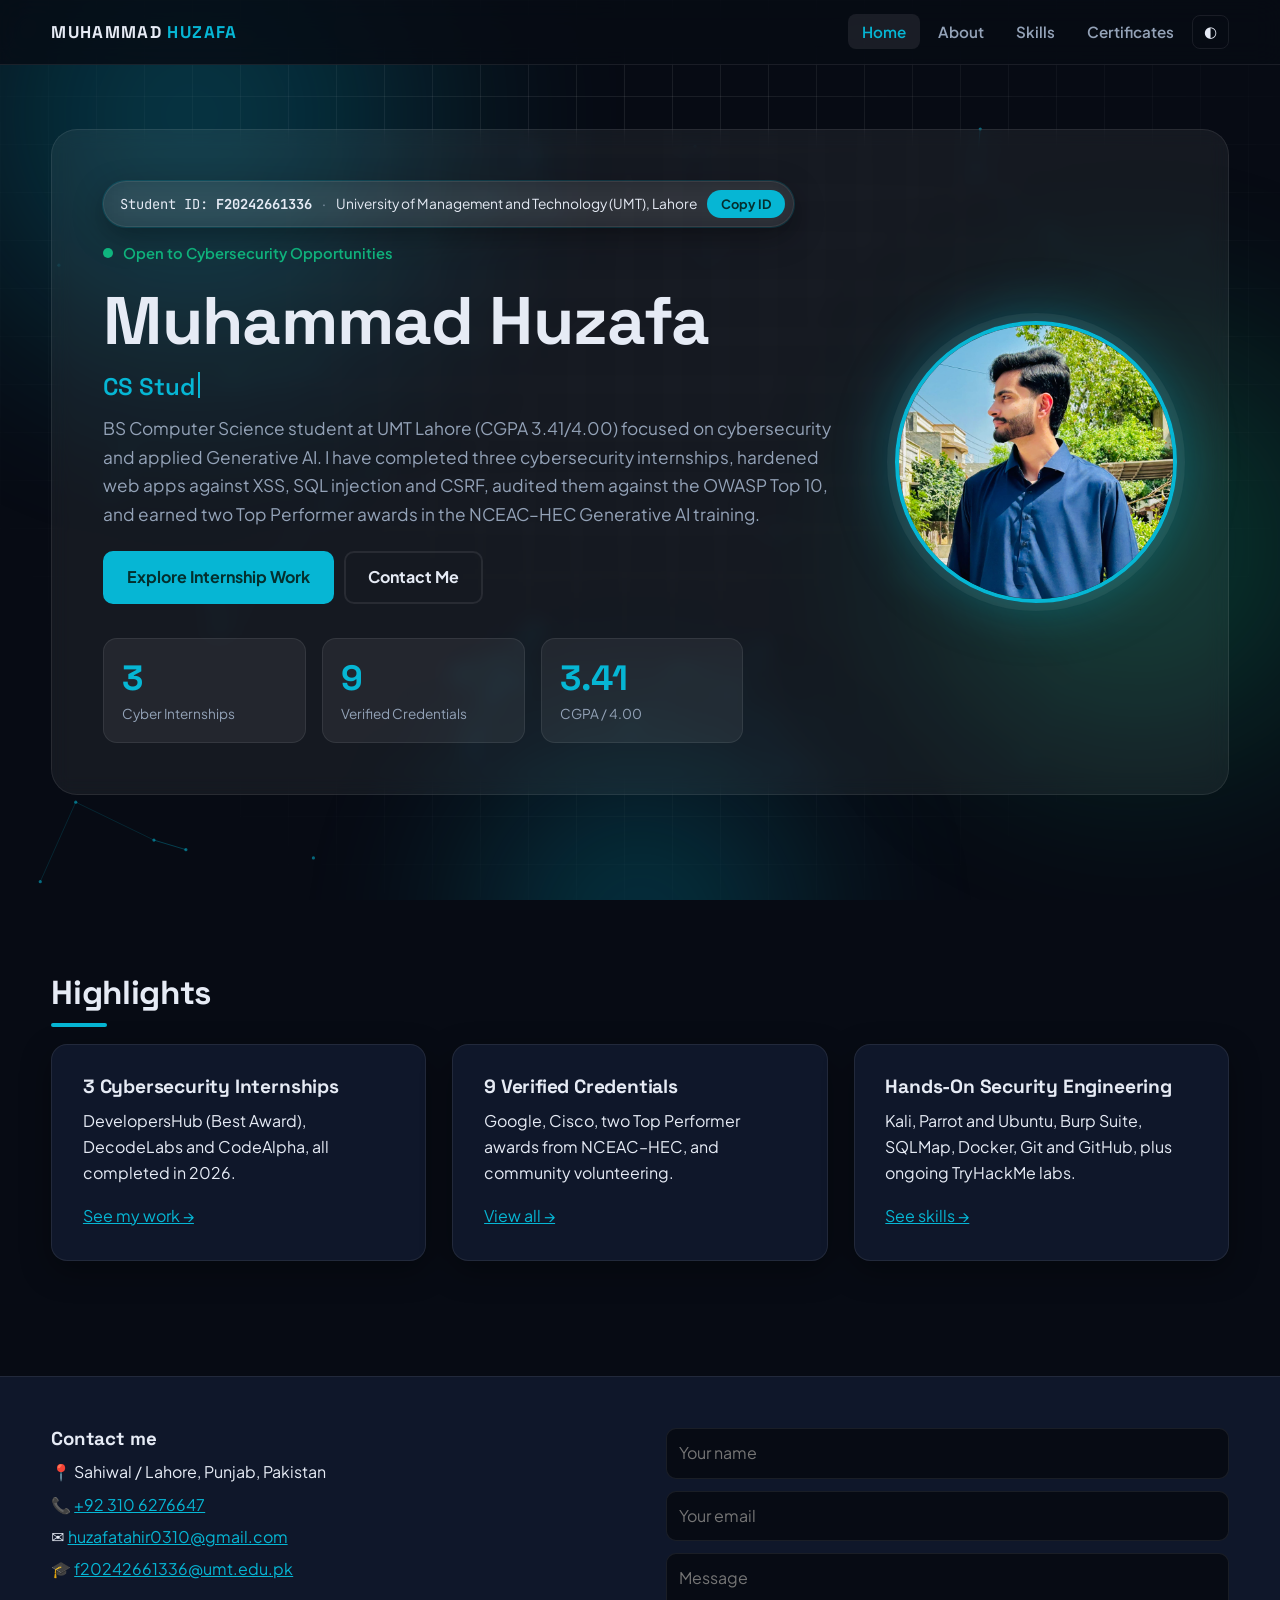
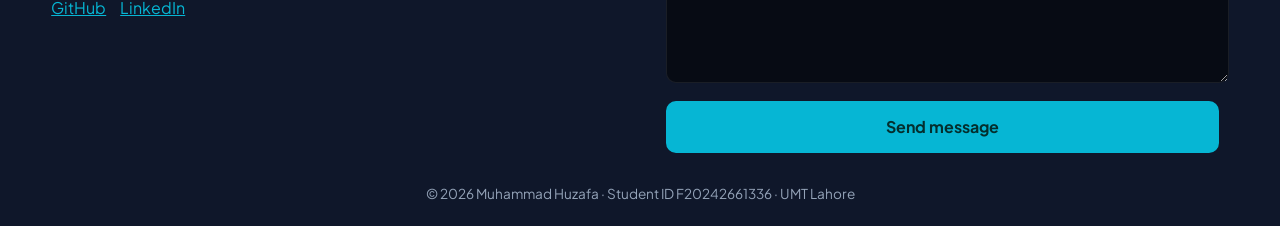
<file: index.html>
<!DOCTYPE html>
<html lang="en"><head><meta charset="utf-8"><meta name="viewport" content="width=device-width,initial-scale=1">
<title>Home | Muhammad Huzafa</title>
<meta name="description" content="Muhammad Huzafa: BS Computer Science student at UMT Lahore. Cybersecurity and Generative AI portfolio.">
<link rel="preconnect" href="https://fonts.googleapis.com"><link rel="preconnect" href="https://fonts.gstatic.com" crossorigin>
<link href="https://fonts.googleapis.com/css2?family=JetBrains+Mono:wght@400;600;700&family=Plus+Jakarta+Sans:wght@400;500;600;700&family=Space+Grotesk:wght@500;600;700&display=swap" rel="stylesheet">
<link rel="stylesheet" href="style.css">
<script>document.documentElement.classList.add('js');try{document.documentElement.dataset.theme=localStorage.getItem('theme')||'dark'}catch(e){document.documentElement.dataset.theme='dark'}</script></head><body>
<header class="nav"><div class="wrap"><a class="brand" href="index.html">MUHAMMAD <b>HUZAFA</b></a>
<ul id="links"><li><a class="l" href="index.html" aria-current="page">Home</a></li><li><a class="l" href="about.html">About</a></li><li><a class="l" href="skills.html">Skills</a></li><li><a class="l" href="certificates.html">Certificates</a></li><li><button class="icon" id="theme" aria-label="Toggle dark mode">&#9680;</button></li></ul>
<button class="icon" id="menu" aria-label="Menu" aria-expanded="false">&#9776;</button></div></header>

<section class="hero"><div class="wrap hw"><div>
<div class="pill"><span class="mono">Student ID: <b>F20242661336</b></span><span class="sep">·</span><span>University of Management and Technology (UMT), Lahore</span><button class="cp" id="copyid" type="button" aria-label="Copy Student ID">Copy ID</button></div>
<p class="status"><span class="dot"></span>Open to Cybersecurity Opportunities</p>
<h1>Muhammad Huzafa</h1>
<div class="role"><span id="typed">CS Student</span><i class="cur"></i></div>
<p class="lead">BS Computer Science student at UMT Lahore (CGPA 3.41/4.00) focused on cybersecurity and applied Generative AI. I have completed three cybersecurity internships, hardened web apps against XSS, SQL injection and CSRF, audited them against the OWASP Top 10, and earned two Top Performer awards in the NCEAC–HEC Generative AI training.</p>
<a class="btn" href="about.html#work">Explore Internship Work</a><a class="btn o" href="#contact">Contact Me</a>
<div class="stats"><div class="stat"><b data-count="3">0</b><span>Cyber Internships</span></div><div class="stat"><b data-count="9">0</b><span>Verified Credentials</span></div><div class="stat"><b data-count="3.41" data-dec="2">0</b><span>CGPA / 4.00</span></div></div>
</div>
<img class="avatar" src="img/photo.jpg" alt="Portrait of Muhammad Huzafa"></div></section>

<main class="wrap"><section><h2>Highlights</h2><div class="grid">
<div class="card rv"><h3>3 Cybersecurity Internships</h3><p>DevelopersHub (Best Award), DecodeLabs and CodeAlpha, all completed in 2026.</p><a href="about.html#work">See my work →</a></div>
<div class="card rv"><h3>9 Verified Credentials</h3><p>Google, Cisco, two Top Performer awards from NCEAC–HEC, and community volunteering.</p><a href="certificates.html">View all →</a></div>
<div class="card rv"><h3>Hands-On Security Engineering</h3><p>Kali, Parrot and Ubuntu, Burp Suite, SQLMap, Docker, Git and GitHub, plus ongoing TryHackMe labs.</p><a href="skills.html">See skills →</a></div>
</div></section></main>

<footer id="contact"><div class="wrap fg"><div><h3>Contact me</h3><ul class="ct"><li>📍 Sahiwal / Lahore, Punjab, Pakistan</li><li>📞 <a href="tel:+923106276647">+92 310 6276647</a></li><li>✉ <a href="mailto:huzafatahir0310@gmail.com">huzafatahir0310@gmail.com</a></li><li>🎓 <a href="mailto:f20242661336@umt.edu.pk">f20242661336@umt.edu.pk</a></li></ul>
<a href="https://github.com/MuhammadHuzafa1" target="_blank" rel="noopener">GitHub</a><a href="https://www.linkedin.com/in/muhammad-huzafa-404343388/" target="_blank" rel="noopener">LinkedIn</a></div>
<form id="cform"><input name="n" placeholder="Your name" required aria-label="Your name"><input name="e" type="email" placeholder="Your email" required aria-label="Your email"><textarea name="m" rows="4" placeholder="Message" required aria-label="Message"></textarea><button class="btn" type="submit">Send message</button></form></div>
<p class="copy">&copy; 2026 Muhammad Huzafa · Student ID F20242661336 · UMT Lahore</p></footer>
<script src="script.js"></script></body></html>
</file>
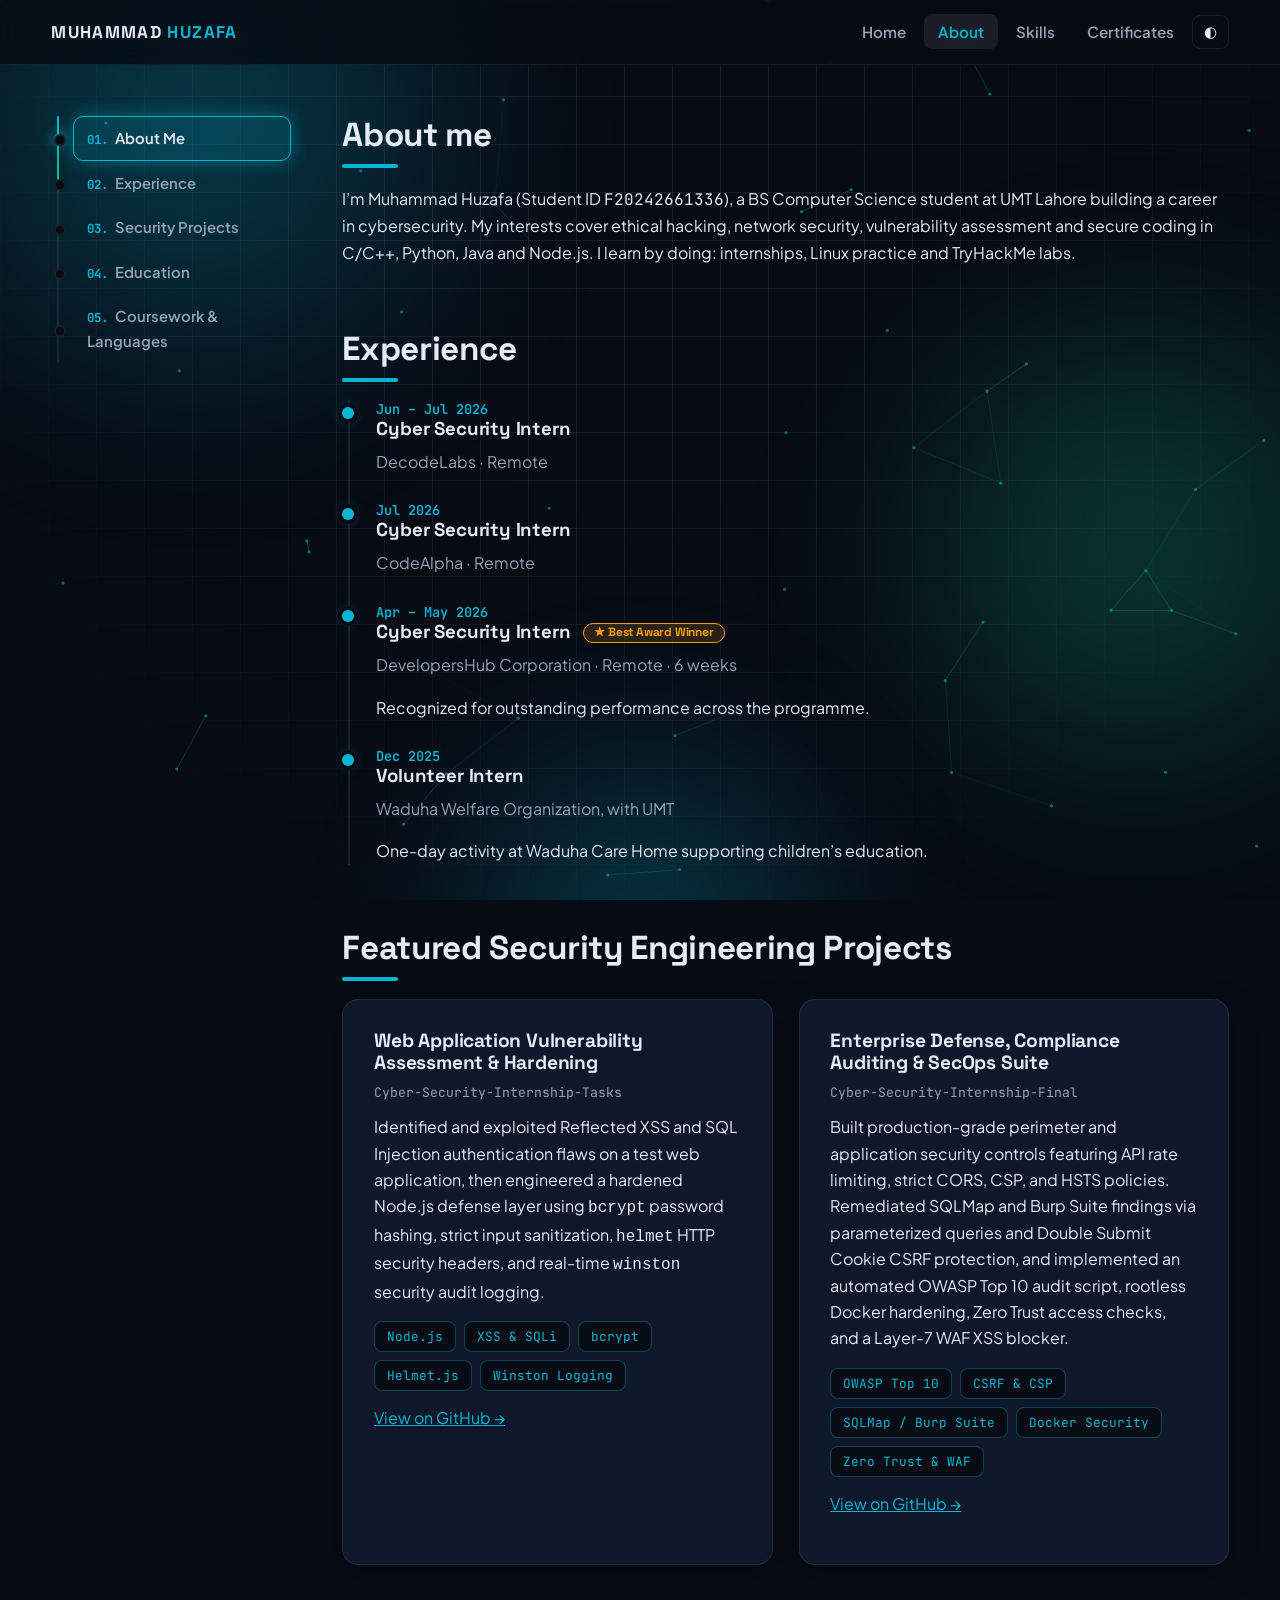
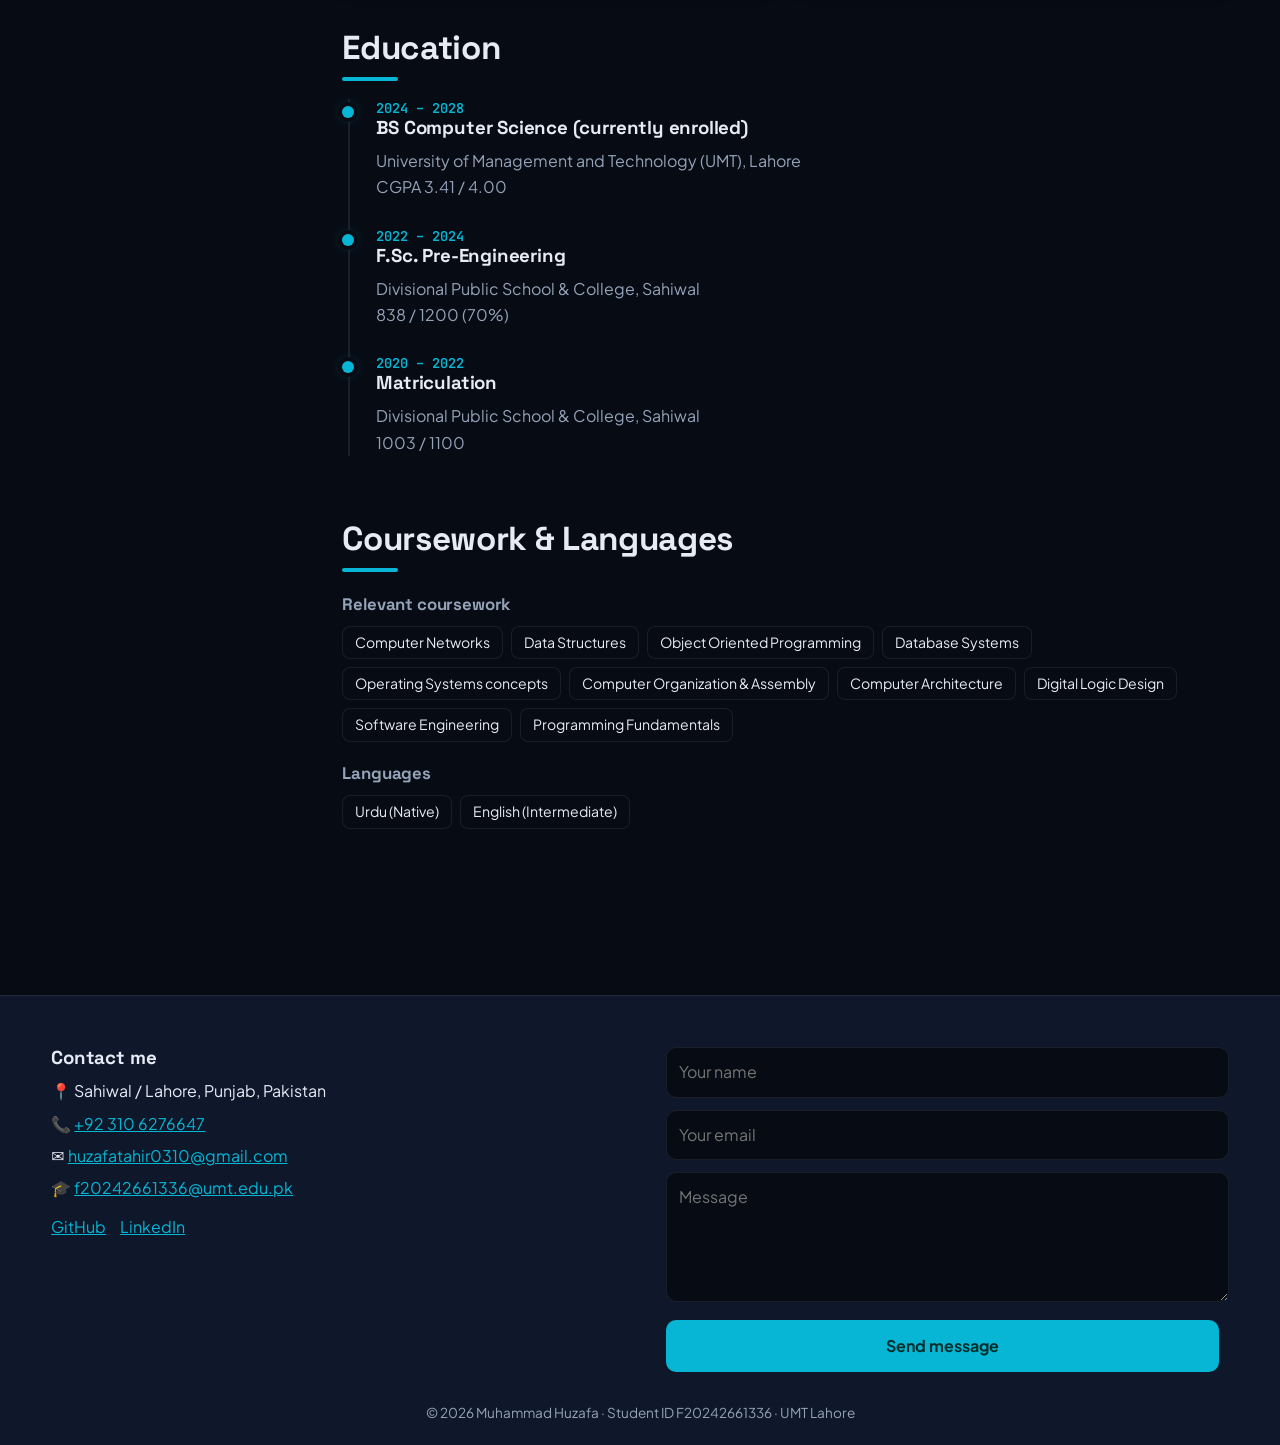
<file: about.html>
<!DOCTYPE html>
<html lang="en"><head><meta charset="utf-8"><meta name="viewport" content="width=device-width,initial-scale=1">
<title>About | Muhammad Huzafa</title>
<meta name="description" content="About Muhammad Huzafa: education, cybersecurity internships and security engineering projects.">
<link rel="preconnect" href="https://fonts.googleapis.com"><link rel="preconnect" href="https://fonts.gstatic.com" crossorigin>
<link href="https://fonts.googleapis.com/css2?family=JetBrains+Mono:wght@400;600;700&family=Plus+Jakarta+Sans:wght@400;500;600;700&family=Space+Grotesk:wght@500;600;700&display=swap" rel="stylesheet">
<link rel="stylesheet" href="style.css">
<script>document.documentElement.classList.add('js');try{document.documentElement.dataset.theme=localStorage.getItem('theme')||'dark'}catch(e){document.documentElement.dataset.theme='dark'}</script></head><body>
<header class="nav"><div class="wrap"><a class="brand" href="index.html">MUHAMMAD <b>HUZAFA</b></a>
<ul id="links"><li><a class="l" href="index.html">Home</a></li><li><a class="l" href="about.html" aria-current="page">About</a></li><li><a class="l" href="skills.html">Skills</a></li><li><a class="l" href="certificates.html">Certificates</a></li><li><button class="icon" id="theme" aria-label="Toggle dark mode">&#9680;</button></li></ul>
<button class="icon" id="menu" aria-label="Menu" aria-expanded="false">&#9776;</button></div></header>

<main class="wrap"><div class="al">
<aside class="spy"><nav class="spyin" id="spy" aria-label="Page sections"><span class="trk"><i class="fill" id="fill"></i></span><span class="pillx" id="pillx"></span>
<a href="#about"><b>01.</b> About Me</a><a href="#experience"><b>02.</b> Experience</a><a href="#work"><b>03.</b> Security Projects</a><a href="#education"><b>04.</b> Education</a><a href="#coursework"><b>05.</b> Coursework &amp; Languages</a></nav></aside>

<div>
<section id="about"><h2>About me</h2><p class="rv">I’m Muhammad Huzafa (Student ID <span class="mono">F20242661336</span>), a BS Computer Science student at UMT Lahore building a career in cybersecurity. My interests cover ethical hacking, network security, vulnerability assessment and secure coding in C/C++, Python, Java and Node.js. I learn by doing: internships, Linux practice and TryHackMe labs.</p></section>

<section id="experience"><h2>Experience</h2><div class="tl">
<div class="item rv"><div class="when">Jun – Jul 2026</div><h3>Cyber Security Intern</h3><p class="mut">DecodeLabs · Remote</p></div>
<div class="item rv"><div class="when">Jul 2026</div><h3>Cyber Security Intern</h3><p class="mut">CodeAlpha · Remote</p></div>
<div class="item rv"><div class="when">Apr – May 2026</div><h3>Cyber Security Intern <span class="award">★ Best Award Winner</span></h3><p class="mut">DevelopersHub Corporation · Remote · 6 weeks</p><p>Recognized for outstanding performance across the programme.</p></div>
<div class="item rv"><div class="when">Dec 2025</div><h3>Volunteer Intern</h3><p class="mut">Waduha Welfare Organization, with UMT</p><p>One-day activity at Waduha Care Home supporting children’s education.</p></div></div></section>

<section id="work"><h2>Featured Security Engineering Projects</h2><div class="grid proj">
<article class="card rv"><h3>Web Application Vulnerability Assessment &amp; Hardening</h3><p class="repo">Cyber-Security-Internship-Tasks</p><p>Identified and exploited Reflected XSS and SQL Injection authentication flaws on a test web application, then engineered a hardened Node.js defense layer using <code>bcrypt</code> password hashing, strict input sanitization, <code>helmet</code> HTTP security headers, and real-time <code>winston</code> security audit logging.</p><ul class="tags c"><li>Node.js</li><li>XSS &amp; SQLi</li><li>bcrypt</li><li>Helmet.js</li><li>Winston Logging</li></ul><p style="margin-top:14px"><a href="https://github.com/MuhammadHuzafa1/Cyber-Security-Internship-Tasks" target="_blank" rel="noopener">View on GitHub →</a></p></article>
<article class="card rv"><h3>Enterprise Defense, Compliance Auditing &amp; SecOps Suite</h3><p class="repo">Cyber-Security-Internship-Final</p><p>Built production-grade perimeter and application security controls featuring API rate limiting, strict CORS, CSP, and HSTS policies. Remediated SQLMap and Burp Suite findings via parameterized queries and Double Submit Cookie CSRF protection, and implemented an automated OWASP Top 10 audit script, rootless Docker hardening, Zero Trust access checks, and a Layer-7 WAF XSS blocker.</p><ul class="tags c"><li>OWASP Top 10</li><li>CSRF &amp; CSP</li><li>SQLMap / Burp Suite</li><li>Docker Security</li><li>Zero Trust &amp; WAF</li></ul><p style="margin-top:14px"><a href="https://github.com/MuhammadHuzafa1/Cyber-Security-Internship-Final" target="_blank" rel="noopener">View on GitHub →</a></p></article>
</div></section>

<section id="education"><h2>Education</h2><div class="tl">
<div class="item rv"><div class="when">2024 – 2028</div><h3>BS Computer Science (currently enrolled)</h3><p class="mut">University of Management and Technology (UMT), Lahore<br>CGPA 3.41 / 4.00</p></div>
<div class="item rv"><div class="when">2022 – 2024</div><h3>F.Sc. Pre-Engineering</h3><p class="mut">Divisional Public School &amp; College, Sahiwal<br>838 / 1200 (70%)</p></div>
<div class="item rv"><div class="when">2020 – 2022</div><h3>Matriculation</h3><p class="mut">Divisional Public School &amp; College, Sahiwal<br>1003 / 1100</p></div></div></section>

<section id="coursework"><h2>Coursework &amp; Languages</h2>
<h3 class="sub rv">Relevant coursework</h3><ul class="tags rv"><li>Computer Networks</li><li>Data Structures</li><li>Object Oriented Programming</li><li>Database Systems</li><li>Operating Systems concepts</li><li>Computer Organization &amp; Assembly</li><li>Computer Architecture</li><li>Digital Logic Design</li><li>Software Engineering</li><li>Programming Fundamentals</li></ul>
<h3 class="sub rv">Languages</h3><ul class="tags rv"><li>Urdu (Native)</li><li>English (Intermediate)</li></ul></section>
</div></div></main>

<footer id="contact"><div class="wrap fg"><div><h3>Contact me</h3><ul class="ct"><li>📍 Sahiwal / Lahore, Punjab, Pakistan</li><li>📞 <a href="tel:+923106276647">+92 310 6276647</a></li><li>✉ <a href="mailto:huzafatahir0310@gmail.com">huzafatahir0310@gmail.com</a></li><li>🎓 <a href="mailto:f20242661336@umt.edu.pk">f20242661336@umt.edu.pk</a></li></ul>
<a href="https://github.com/MuhammadHuzafa1" target="_blank" rel="noopener">GitHub</a><a href="https://www.linkedin.com/in/muhammad-huzafa-404343388/" target="_blank" rel="noopener">LinkedIn</a></div>
<form id="cform"><input name="n" placeholder="Your name" required aria-label="Your name"><input name="e" type="email" placeholder="Your email" required aria-label="Your email"><textarea name="m" rows="4" placeholder="Message" required aria-label="Message"></textarea><button class="btn" type="submit">Send message</button></form></div>
<p class="copy">&copy; 2026 Muhammad Huzafa · Student ID F20242661336 · UMT Lahore</p></footer>
<script src="script.js"></script></body></html>
</file>
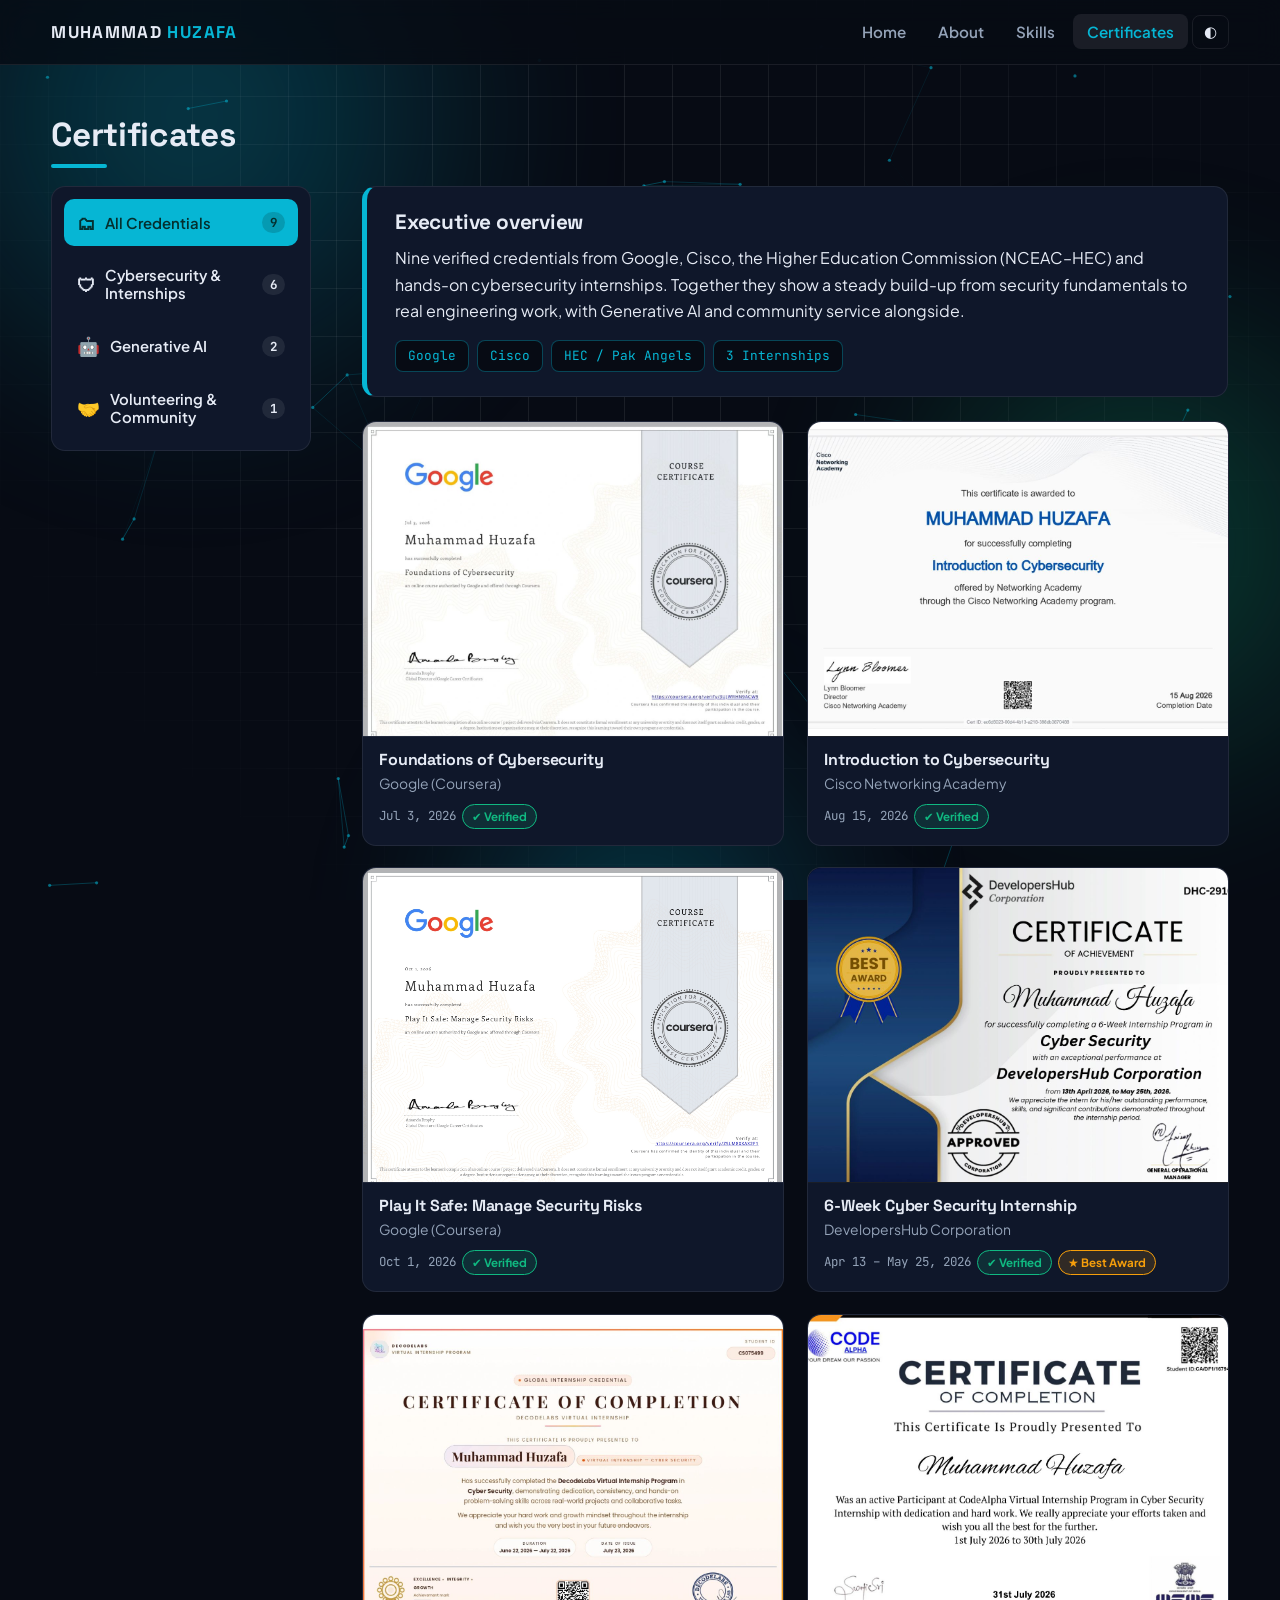
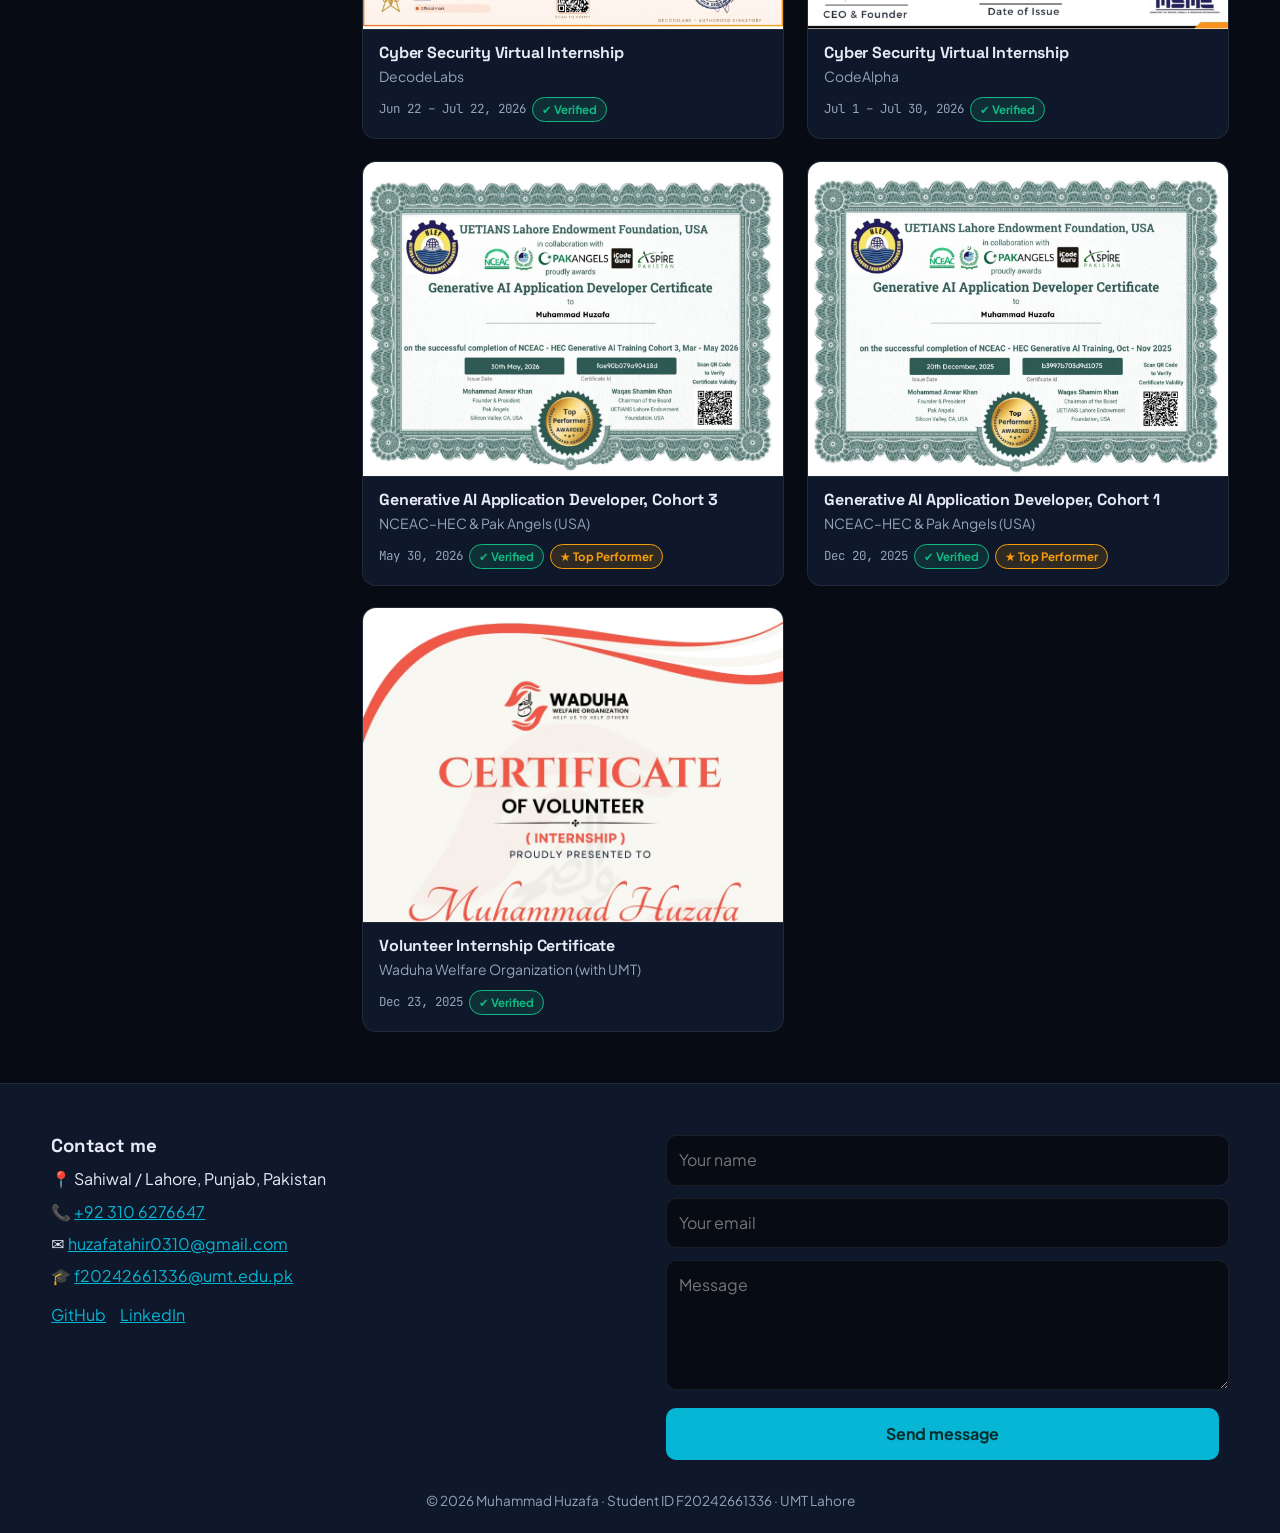
<file: certificates.html>
<!DOCTYPE html>
<html lang="en"><head><meta charset="utf-8"><meta name="viewport" content="width=device-width,initial-scale=1">
<title>Certificates | Muhammad Huzafa</title>
<meta name="description" content="Nine verified credentials: Google, Cisco, NCEAC–HEC Generative AI, cybersecurity internships and volunteering.">
<link rel="preconnect" href="https://fonts.googleapis.com"><link rel="preconnect" href="https://fonts.gstatic.com" crossorigin>
<link href="https://fonts.googleapis.com/css2?family=JetBrains+Mono:wght@400;600;700&family=Plus+Jakarta+Sans:wght@400;500;600;700&family=Space+Grotesk:wght@500;600;700&display=swap" rel="stylesheet">
<link rel="stylesheet" href="style.css">
<script>document.documentElement.classList.add('js');try{document.documentElement.dataset.theme=localStorage.getItem('theme')||'dark'}catch(e){document.documentElement.dataset.theme='dark'}</script></head><body>
<header class="nav"><div class="wrap"><a class="brand" href="index.html">MUHAMMAD <b>HUZAFA</b></a>
<ul id="links"><li><a class="l" href="index.html">Home</a></li><li><a class="l" href="about.html">About</a></li><li><a class="l" href="skills.html">Skills</a></li><li><a class="l" href="certificates.html" aria-current="page">Certificates</a></li><li><button class="icon" id="theme" aria-label="Toggle dark mode">&#9680;</button></li></ul>
<button class="icon" id="menu" aria-label="Menu" aria-expanded="false">&#9776;</button></div></header>

<main class="wrap"><h2>Certificates</h2>
<div class="cl">
<aside class="sb" aria-label="Credential categories">
<button class="on" data-f="all" aria-pressed="true"><span class="ic">🗂</span><span class="t">All Credentials</span><span class="n">9</span></button>
<button data-f="sec" aria-pressed="false"><span class="ic">🛡</span><span class="t">Cybersecurity &amp; Internships</span><span class="n">6</span></button>
<button data-f="ai" aria-pressed="false"><span class="ic">🤖</span><span class="t">Generative AI</span><span class="n">2</span></button>
<button data-f="vol" aria-pressed="false"><span class="ic">🤝</span><span class="t">Volunteering &amp; Community</span><span class="n">1</span></button>
</aside>
<div><section class="banner" id="banner" aria-live="polite"></section><div class="cgrid" id="grid"></div></div>
</div></main>

<div class="lb" id="lb" role="dialog" aria-modal="true" aria-label="Credential viewer" hidden></div>

<footer id="contact"><div class="wrap fg"><div><h3>Contact me</h3><ul class="ct"><li>📍 Sahiwal / Lahore, Punjab, Pakistan</li><li>📞 <a href="tel:+923106276647">+92 310 6276647</a></li><li>✉ <a href="mailto:huzafatahir0310@gmail.com">huzafatahir0310@gmail.com</a></li><li>🎓 <a href="mailto:f20242661336@umt.edu.pk">f20242661336@umt.edu.pk</a></li></ul>
<a href="https://github.com/MuhammadHuzafa1" target="_blank" rel="noopener">GitHub</a><a href="https://www.linkedin.com/in/muhammad-huzafa-404343388/" target="_blank" rel="noopener">LinkedIn</a></div>
<form id="cform"><input name="n" placeholder="Your name" required aria-label="Your name"><input name="e" type="email" placeholder="Your email" required aria-label="Your email"><textarea name="m" rows="4" placeholder="Message" required aria-label="Message"></textarea><button class="btn" type="submit">Send message</button></form></div>
<p class="copy">&copy; 2026 Muhammad Huzafa · Student ID F20242661336 · UMT Lahore</p></footer>
<script src="script.js"></script></body></html>
</file>
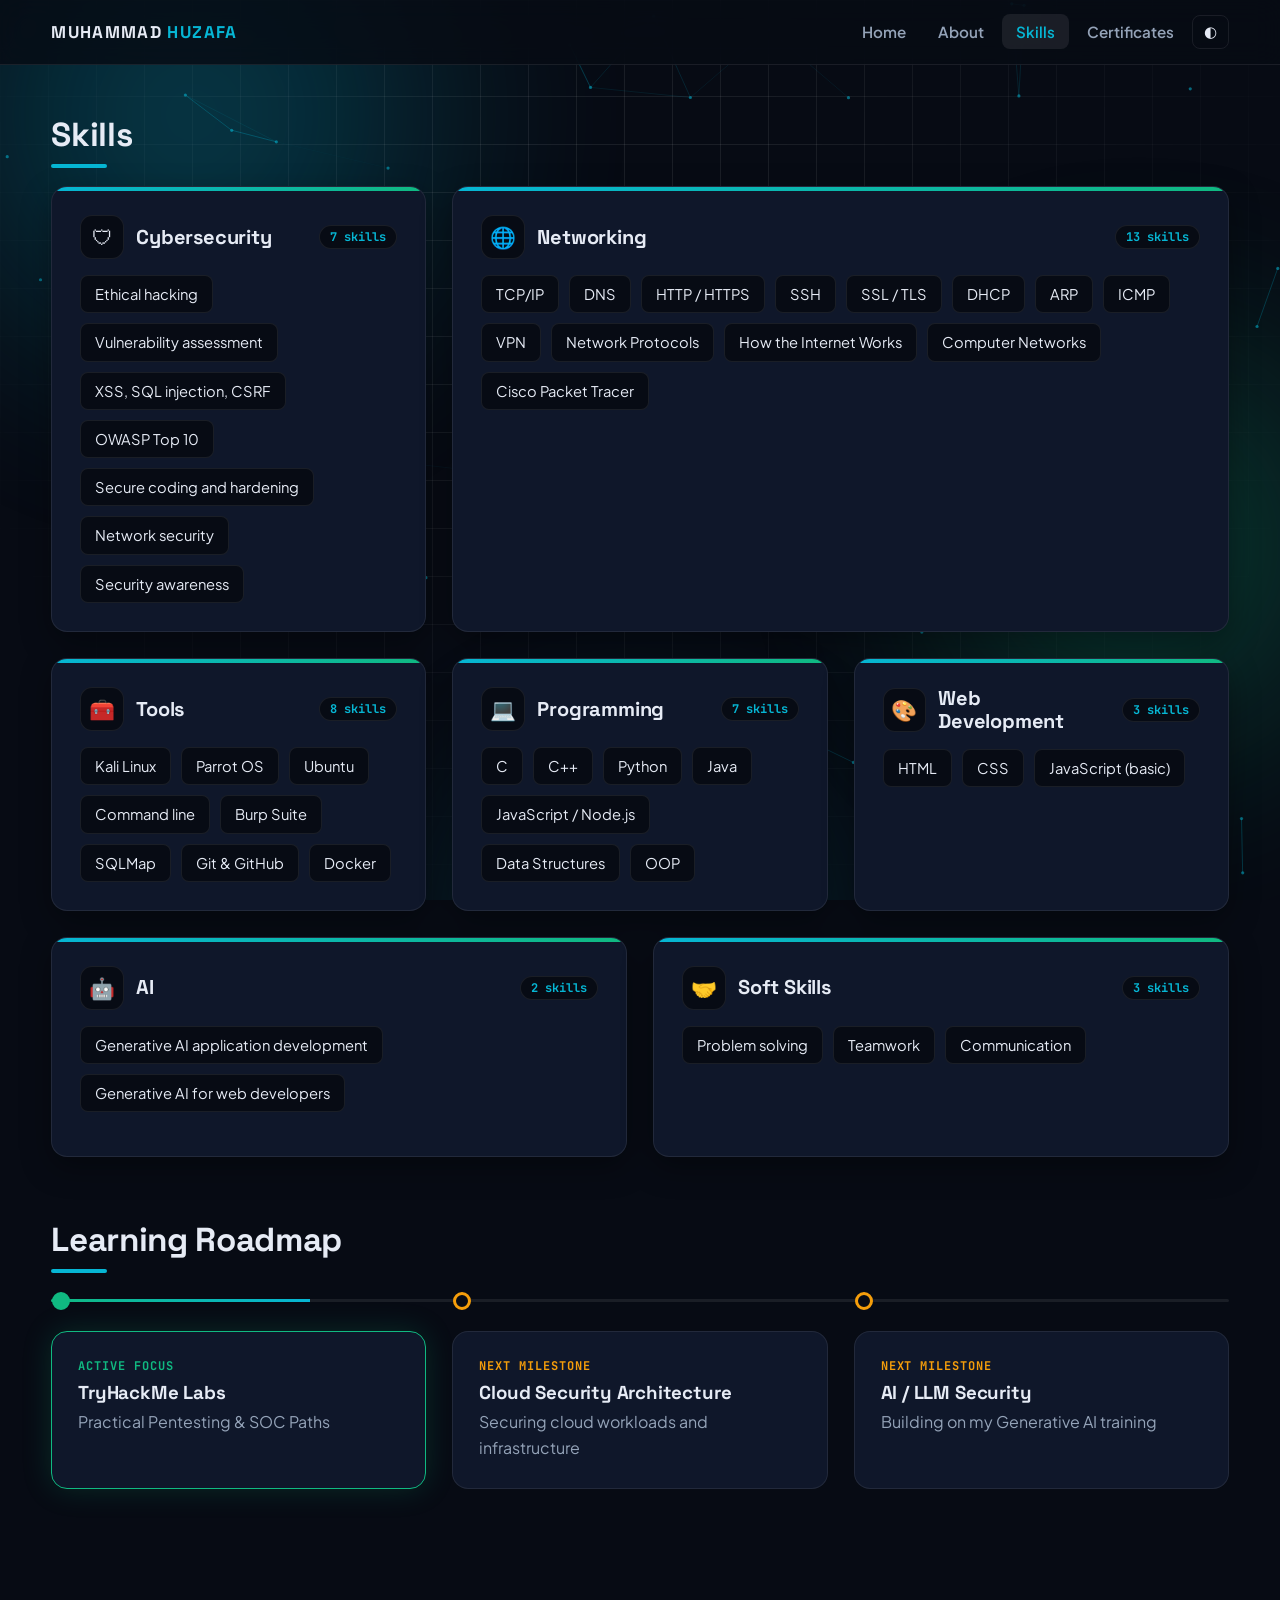
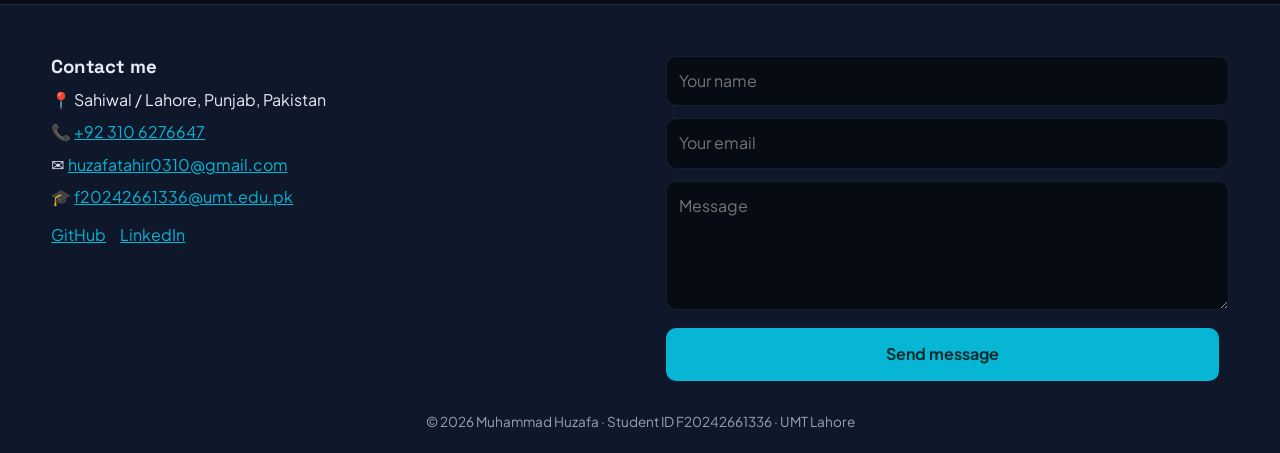
<file: skills.html>
<!DOCTYPE html>
<html lang="en"><head><meta charset="utf-8"><meta name="viewport" content="width=device-width,initial-scale=1">
<title>Skills | Muhammad Huzafa</title>
<meta name="description" content="Cybersecurity, networking, tools, programming, web and AI skills of Muhammad Huzafa.">
<link rel="preconnect" href="https://fonts.googleapis.com"><link rel="preconnect" href="https://fonts.gstatic.com" crossorigin>
<link href="https://fonts.googleapis.com/css2?family=JetBrains+Mono:wght@400;600;700&family=Plus+Jakarta+Sans:wght@400;500;600;700&family=Space+Grotesk:wght@500;600;700&display=swap" rel="stylesheet">
<link rel="stylesheet" href="style.css">
<script>document.documentElement.classList.add('js');try{document.documentElement.dataset.theme=localStorage.getItem('theme')||'dark'}catch(e){document.documentElement.dataset.theme='dark'}</script></head><body>
<header class="nav"><div class="wrap"><a class="brand" href="index.html">MUHAMMAD <b>HUZAFA</b></a>
<ul id="links"><li><a class="l" href="index.html">Home</a></li><li><a class="l" href="about.html">About</a></li><li><a class="l" href="skills.html" aria-current="page">Skills</a></li><li><a class="l" href="certificates.html">Certificates</a></li><li><button class="icon" id="theme" aria-label="Toggle dark mode">&#9680;</button></li></ul>
<button class="icon" id="menu" aria-label="Menu" aria-expanded="false">&#9776;</button></div></header>

<main class="wrap">
<section><h2>Skills</h2><div class="sg">
<article class="card sk s2 rv"><div class="skh"><span class="ico">🛡</span><h3>Cybersecurity</h3><span class="cnt"></span></div><ul class="tags"><li>Ethical hacking</li><li>Vulnerability assessment</li><li>XSS, SQL injection, CSRF</li><li>OWASP Top 10</li><li>Secure coding and hardening</li><li>Network security</li><li>Security awareness</li></ul></article>
<article class="card sk s4 rv"><div class="skh"><span class="ico">🌐</span><h3>Networking</h3><span class="cnt"></span></div><ul class="tags"><li>TCP/IP</li><li>DNS</li><li>HTTP / HTTPS</li><li>SSH</li><li>SSL / TLS</li><li>DHCP</li><li>ARP</li><li>ICMP</li><li>VPN</li><li>Network Protocols</li><li>How the Internet Works</li><li>Computer Networks</li><li>Cisco Packet Tracer</li></ul></article>
<article class="card sk s2 rv"><div class="skh"><span class="ico">🧰</span><h3>Tools</h3><span class="cnt"></span></div><ul class="tags"><li>Kali Linux</li><li>Parrot OS</li><li>Ubuntu</li><li>Command line</li><li>Burp Suite</li><li>SQLMap</li><li>Git &amp; GitHub</li><li>Docker</li></ul></article>
<article class="card sk s2 rv"><div class="skh"><span class="ico">💻</span><h3>Programming</h3><span class="cnt"></span></div><ul class="tags"><li>C</li><li>C++</li><li>Python</li><li>Java</li><li>JavaScript / Node.js</li><li>Data Structures</li><li>OOP</li></ul></article>
<article class="card sk s2 rv"><div class="skh"><span class="ico">🎨</span><h3>Web Development</h3><span class="cnt"></span></div><ul class="tags"><li>HTML</li><li>CSS</li><li>JavaScript (basic)</li></ul></article>
<article class="card sk s3 rv"><div class="skh"><span class="ico">🤖</span><h3>AI</h3><span class="cnt"></span></div><ul class="tags"><li>Generative AI application development</li><li>Generative AI for web developers</li></ul></article>
<article class="card sk s3 rv"><div class="skh"><span class="ico">🤝</span><h3>Soft Skills</h3><span class="cnt"></span></div><ul class="tags"><li>Problem solving</li><li>Teamwork</li><li>Communication</li></ul></article>
</div></section>

<section><h2>Learning Roadmap</h2>
<div class="road rv"><div class="line"><i></i></div>
<div class="step now rv"><span class="nd"></span><small>Active Focus</small><h3>TryHackMe Labs</h3><p>Practical Pentesting &amp; SOC Paths</p></div>
<div class="step rv"><span class="nd"></span><small>Next Milestone</small><h3>Cloud Security Architecture</h3><p>Securing cloud workloads and infrastructure</p></div>
<div class="step rv"><span class="nd"></span><small>Next Milestone</small><h3>AI / LLM Security</h3><p>Building on my Generative AI training</p></div>
</div></section>
</main>

<footer id="contact"><div class="wrap fg"><div><h3>Contact me</h3><ul class="ct"><li>📍 Sahiwal / Lahore, Punjab, Pakistan</li><li>📞 <a href="tel:+923106276647">+92 310 6276647</a></li><li>✉ <a href="mailto:huzafatahir0310@gmail.com">huzafatahir0310@gmail.com</a></li><li>🎓 <a href="mailto:f20242661336@umt.edu.pk">f20242661336@umt.edu.pk</a></li></ul>
<a href="https://github.com/MuhammadHuzafa1" target="_blank" rel="noopener">GitHub</a><a href="https://www.linkedin.com/in/muhammad-huzafa-404343388/" target="_blank" rel="noopener">LinkedIn</a></div>
<form id="cform"><input name="n" placeholder="Your name" required aria-label="Your name"><input name="e" type="email" placeholder="Your email" required aria-label="Your email"><textarea name="m" rows="4" placeholder="Message" required aria-label="Message"></textarea><button class="btn" type="submit">Send message</button></form></div>
<p class="copy">&copy; 2026 Muhammad Huzafa · Student ID F20242661336 · UMT Lahore</p></footer>
<script src="script.js"></script></body></html>
</file>
<file: style.css>
:root{--bg:#070B14;--card:#0F172A;--bd:rgba(255,255,255,.08);--ink:#E6EBF5;--mut:#94A3B8;--ac:#06B6D4;--ac-t:#042F2E;--em:#10B981;--am:#F59E0B;--glass:rgba(255,255,255,.06);--nav:rgba(7,11,20,.82);--sh:0 10px 30px rgba(0,0,0,.35);--glow:rgba(6,182,212,.4);--aur:.32;--pad:clamp(24px,4vw,56px)}
:root[data-theme=light]{--bg:#F8FAFC;--card:#FFFFFF;--bd:#E2E8F0;--ink:#0F172A;--mut:#475569;--ac:#0891B2;--em:#047857;--am:#B45309;--glass:rgba(255,255,255,.75);--nav:rgba(248,250,252,.88);--sh:0 10px 30px rgba(15,23,42,.08);--glow:rgba(8,145,178,.35);--aur:.2}
*{box-sizing:border-box}
html{scroll-behavior:smooth;scroll-padding-top:84px}
body{margin:0;font:16px/1.65 "Plus Jakarta Sans",system-ui,sans-serif;background:var(--bg);color:var(--ink);transition:background .3s,color .3s}
h1,h2,h3{font-family:"Space Grotesk",sans-serif;line-height:1.15;margin:0 0 .5em;letter-spacing:-.01em}
h2{font-size:clamp(1.6rem,2.6vw,2.1rem);margin-bottom:1.1rem}
h2:after{content:"";display:block;width:56px;height:4px;border-radius:4px;background:var(--ac);margin-top:10px;transition:width .8s .35s}
html.js h2:after{width:0}
html.js h2.go:after{width:56px}
h3.sub{font-size:1.05rem;margin:1.4rem 0 .2rem;color:var(--mut)}
p{margin:0 0 1em}
.mono{font-family:"JetBrains Mono",monospace}
.mut{color:var(--mut)}
a{color:var(--ac)}
a:focus-visible,button:focus-visible,[tabindex]:focus-visible,input:focus-visible,textarea:focus-visible{outline:3px solid var(--ac);outline-offset:3px}
.wrap{max-width:1360px;width:92%;margin:0 auto}
[hidden]{display:none!important}

/* ambient background */
.bg{position:fixed;inset:0;z-index:-1;overflow:hidden;pointer-events:none}
.bg .aur{position:absolute;border-radius:50%;filter:blur(80px);opacity:var(--aur);will-change:transform}
.a1{width:58vw;height:58vw;left:-14vw;top:-20vw;background:radial-gradient(circle,var(--ac),transparent 68%);animation:dr1 28s ease-in-out infinite alternate}
.a2{width:50vw;height:50vw;right:-14vw;top:25vh;background:radial-gradient(circle,var(--em),transparent 68%);animation:dr2 34s ease-in-out infinite alternate}
.a3{width:40vw;height:40vw;left:30vw;bottom:-22vw;background:radial-gradient(circle,var(--ac),transparent 68%);animation:dr3 40s ease-in-out infinite alternate;opacity:calc(var(--aur)*.6)}
.bg .gr{position:absolute;inset:0;background-image:linear-gradient(var(--bd) 1px,transparent 1px),linear-gradient(90deg,var(--bd) 1px,transparent 1px);background-size:48px 48px;-webkit-mask-image:radial-gradient(ellipse at 50% 30%,#000 20%,transparent 80%);mask-image:radial-gradient(ellipse at 50% 30%,#000 20%,transparent 80%);animation:gp 8s ease-in-out infinite}
.bg canvas{position:absolute;inset:0;width:100%;height:100%}

/* page transition overlay */
body:after{content:"";position:fixed;inset:0;z-index:100;background:var(--bg);pointer-events:none;opacity:0;animation:ptin .7s ease .05s both}
html.leaving body:after{animation:ptout .32s ease forwards}

/* word reveal */
html.js h1,html.js h2,html.js .lead{visibility:hidden}
html.js .sp{visibility:visible}
.w{display:inline-block;overflow:hidden;vertical-align:top;padding-bottom:.14em;margin-bottom:-.14em}
.wi{display:inline-block;transform:translateY(112%);transition:transform .8s cubic-bezier(.2,.8,.2,1)}
.go .wi{transform:none}

/* nav */
.nav{position:sticky;top:0;z-index:20;background:var(--nav);backdrop-filter:blur(14px);-webkit-backdrop-filter:blur(14px);border-bottom:1px solid var(--bd)}
.nav .wrap{display:flex;align-items:center;justify-content:space-between;min-height:64px}
.brand{font:700 17px "Space Grotesk",sans-serif;color:var(--ink);text-decoration:none;letter-spacing:.08em}
.brand b{color:var(--ac)}
.nav ul{display:flex;gap:4px;list-style:none;margin:0;padding:0;align-items:center}
.nav a.l{color:var(--mut);text-decoration:none;padding:8px 14px;border-radius:8px;font-weight:600;font-size:.95rem}
.nav a.l:hover{color:var(--ink);background:var(--bd)}
.nav a.l[aria-current]{color:var(--ac);background:var(--bd)}
.icon{background:none;border:1px solid var(--bd);color:var(--ink);border-radius:8px;padding:7px 11px;cursor:pointer;font-size:15px;transition:border-color .2s}
.icon:hover{border-color:var(--ac)}
#menu{display:none}

/* buttons */
.btn{display:inline-block;padding:11px 22px;border-radius:10px;text-decoration:none;margin:6px 10px 0 0;border:2px solid var(--ac);background:var(--ac);color:var(--ac-t);cursor:pointer;font:inherit;font-weight:700;transition:transform .2s,box-shadow .2s}
.btn:hover{transform:translateY(-2px);box-shadow:0 8px 24px var(--glow)}
.btn.o{background:transparent;color:var(--ink);border-color:var(--bd)}
.btn.o:hover{border-color:var(--ac);color:var(--ac)}

/* hero */
.hero{position:relative;padding:clamp(32px,5vw,72px) 0}
.hw{display:flex;gap:var(--pad);align-items:center;justify-content:space-between;padding:var(--pad);border:1px solid var(--bd);border-radius:26px;background:var(--glass);backdrop-filter:blur(10px);-webkit-backdrop-filter:blur(10px)}
.hw>div:first-child{flex:1;min-width:0}
.hero h1{font-size:clamp(2.4rem,5.5vw,4.2rem);margin:18px 0 .15em}
.role{font:600 clamp(1.15rem,2vw,1.5rem) "Space Grotesk",sans-serif;color:var(--ac);min-height:1.8em}
.cur{display:inline-block;width:2px;height:1.1em;background:var(--ac);vertical-align:-.15em;margin-left:3px;animation:blink 1s steps(2) infinite}
.lead{max-width:68ch;color:var(--mut);font-size:1.08rem}
.pill{display:inline-flex;flex-wrap:wrap;align-items:center;gap:8px 10px;padding:8px 8px 8px 16px;border-radius:99px;background:var(--glass);border:1px solid var(--bd);backdrop-filter:blur(12px);-webkit-backdrop-filter:blur(12px);font-size:.86rem;box-shadow:0 0 0 1px rgba(6,182,212,.18),var(--sh)}
.pill .sep{color:var(--mut)}
.cp{border:0;border-radius:99px;background:var(--ac);color:var(--ac-t);font:700 .8rem "Plus Jakarta Sans",sans-serif;padding:6px 14px;cursor:pointer}
.cp:hover{filter:brightness(1.1)}
.status{display:flex;align-items:center;gap:10px;margin:14px 0 0;color:var(--em);font-weight:600;font-size:.92rem}
.dot{width:10px;height:10px;border-radius:50%;background:var(--em);animation:pulse 1.8s infinite}
.avatar{width:clamp(200px,22vw,300px);height:clamp(200px,22vw,300px);border-radius:50%;object-fit:cover;flex:none;border:4px solid var(--ac);box-shadow:0 0 0 8px var(--glass),0 0 60px var(--glow)}
.avatar.ini{display:grid;place-items:center;font:700 4.5rem "Space Grotesk",sans-serif;background:linear-gradient(135deg,var(--card),var(--bd));color:var(--ac)}
.stats{display:grid;grid-template-columns:repeat(3,1fr);gap:16px;margin-top:34px;max-width:640px}
.stat{padding:16px 18px;border:1px solid var(--bd);border-radius:14px;background:var(--glass)}
.stat b{display:block;font:700 2.2rem "Space Grotesk",sans-serif;color:var(--ac)}
.stat span{font-size:.85rem;color:var(--mut)}

/* layout */
main{padding:clamp(28px,4vw,56px) 0}
section{margin-bottom:clamp(40px,5vw,64px)}
.grid{display:grid;gap:26px;grid-template-columns:repeat(auto-fit,minmax(min(340px,100%),1fr))}
.card{background:var(--card);border:1px solid var(--bd);border-radius:16px;padding:clamp(22px,2.4vw,32px);box-shadow:var(--sh);transition:transform .25s,border-color .25s,box-shadow .25s}
.card:hover{transform:translateY(-4px);border-color:var(--ac);box-shadow:0 12px 34px var(--glow)}
.card h3{font-size:1.2rem}
.tags{display:flex;flex-wrap:wrap;gap:8px;padding:0;list-style:none;margin:12px 0 0}
.tags li{background:var(--bg);border:1px solid var(--bd);border-radius:8px;padding:4px 12px;font-size:.88rem}
.tags.c li{font-family:"JetBrains Mono",monospace;font-size:.8rem;color:var(--ac);border-color:rgba(6,182,212,.35)}
.proj{grid-template-columns:repeat(auto-fit,minmax(min(380px,100%),1fr))}
.proj .repo{font:.82rem "JetBrains Mono",monospace;color:var(--mut)}
.tl{border-left:2px solid var(--bd);padding-left:26px;margin-left:6px}
.tl .item{position:relative;margin-bottom:26px}
.tl .item:before{content:"";position:absolute;left:-34px;top:7px;width:12px;height:12px;border-radius:50%;background:var(--ac);box-shadow:0 0 0 4px var(--bg),0 0 14px var(--glow)}
.when{font:600 .85rem "JetBrains Mono",monospace;color:var(--ac)}
.award{display:inline-block;margin-left:8px;padding:2px 10px;border-radius:99px;font-size:.75rem;font-weight:700;background:rgba(245,158,11,.15);color:var(--am);border:1px solid var(--am);vertical-align:middle}

/* footer */
footer{border-top:1px solid var(--bd);background:var(--card);padding:clamp(32px,4vw,56px) 0 20px}
.fg{display:grid;grid-template-columns:1fr 1fr;gap:var(--pad)}
.ct{list-style:none;padding:0;margin:0 0 12px}
.ct li{margin-bottom:6px}
footer a{margin-right:14px}
form{display:grid;gap:12px}
input,textarea{font:inherit;padding:11px 12px;border:1px solid var(--bd);border-radius:10px;background:var(--bg);color:var(--ink);width:100%}
.copy{text-align:center;color:var(--mut);font-size:.85rem;margin:30px 0 0}

/* toast */
#toast{position:fixed;left:50%;bottom:28px;transform:translate(-50%,30px);background:var(--em);color:#04231a;padding:10px 20px;border-radius:99px;font-weight:700;opacity:0;pointer-events:none;transition:.3s;z-index:120}
#toast.show{opacity:1;transform:translate(-50%,0)}

/* scroll reveal */
html.js .rv{opacity:0;transform:translateY(22px);transition:opacity .7s ease,transform .7s ease}
html.js .rv.in{opacity:1;transform:translateY(0)}

/* about: scrollspy */
.al{display:grid;grid-template-columns:240px minmax(0,1fr);gap:var(--pad);align-items:start}
.spy{position:sticky;top:88px}
.spyin{position:relative;display:flex;flex-direction:column;padding-left:22px}
.trk{position:absolute;left:6px;top:0;bottom:0;width:2px;background:var(--bd);border-radius:2px;overflow:hidden}
.fill{display:block;width:100%;height:0;background:linear-gradient(var(--ac),var(--em));transition:height .25s}
.pillx{position:absolute;left:0;top:0;width:0;height:0;border-radius:10px;background:rgba(6,182,212,.14);border:1px solid var(--ac);box-shadow:0 0 18px var(--glow);transition:transform .5s cubic-bezier(.2,.8,.2,1),width .3s,height .3s}
.pillx:before{content:"";position:absolute;left:-20px;top:50%;width:10px;height:10px;margin-top:-5px;border-radius:50%;background:var(--ac);box-shadow:0 0 12px var(--ac)}
.spyin a{position:relative;z-index:1;padding:10px 14px;color:var(--mut);text-decoration:none;font-weight:600;font-size:.93rem;border-radius:10px;transition:color .25s}
.spyin a b{font:700 .78rem "JetBrains Mono",monospace;color:var(--ac);margin-right:4px}
.spyin a:before{content:"";position:absolute;left:-19px;top:50%;width:8px;height:8px;margin-top:-4px;border-radius:50%;background:var(--bg);border:2px solid var(--bd);transition:.3s}
.spyin a.done:before{background:var(--ac);border-color:var(--ac)}
.spyin a.on{color:var(--ink)}
.spyin a:hover{color:var(--ink)}
#coursework{min-height:40vh}

/* skills */
.sg{display:grid;grid-template-columns:repeat(6,1fr);gap:26px}
.s2{grid-column:span 2}.s3{grid-column:span 3}.s4{grid-column:span 4}
.sk{position:relative;overflow:hidden;min-height:220px;padding:28px}
.sk:before{content:"";position:absolute;left:0;top:0;width:100%;height:4px;background:linear-gradient(90deg,var(--ac),var(--em),var(--ac));background-size:200% 100%;animation:slide 4s linear infinite;transform:scaleX(0);transform-origin:left;transition:transform .9s .15s}
.sk.in:before{transform:scaleX(1)}
.skh{display:flex;align-items:center;gap:12px;margin-bottom:6px}
.skh h3{margin:0;font-size:1.25rem}
.ico{display:grid;place-items:center;width:44px;height:44px;border-radius:12px;background:var(--bg);border:1px solid var(--bd);font-size:1.3rem}
.cnt{margin-left:auto;font:700 .75rem "JetBrains Mono",monospace;padding:3px 10px;border-radius:99px;background:var(--bg);border:1px solid var(--bd);color:var(--ac);white-space:nowrap}
.sk .tags{gap:10px;margin-top:16px}
.sk .tags li{padding:6px 14px;font-size:.92rem;cursor:default;transition:opacity .5s ease,transform .35s ease,border-color .2s,box-shadow .2s}
.sk .tags li:hover{transform:translateY(-3px) scale(1.04);border-color:var(--ac);box-shadow:0 0 0 1px var(--ac),0 6px 18px var(--glow)}
html.js .sk .tags li{opacity:0;transform:scale(.85) translateY(10px)}
html.js .sk.in .tags li{opacity:1;transform:none}
html.js .sk.in .tags li:hover{transform:translateY(-3px) scale(1.04);border-color:var(--ac);box-shadow:0 0 0 1px var(--ac),0 6px 18px var(--glow)}

/* roadmap */
.road{position:relative;display:grid;grid-template-columns:repeat(3,1fr);gap:26px;padding-top:40px}
.road .line{position:absolute;left:0;right:0;top:8px;height:3px;background:var(--bd);border-radius:3px;overflow:hidden}
.road .line i{display:block;height:100%;width:0;background:linear-gradient(90deg,var(--em),var(--ac));transition:width 1.6s ease .4s}
.road.in .line i{width:22%}
.step{position:relative;background:var(--card);border:1px solid var(--bd);border-radius:16px;padding:26px}
.step small{display:block;font:700 .75rem "JetBrains Mono",monospace;letter-spacing:.08em;text-transform:uppercase;color:var(--am);margin-bottom:8px}
.step.now{border-color:var(--em);box-shadow:0 0 30px rgba(16,185,129,.18)}
.step.now small{color:var(--em)}
.step h3{margin-bottom:.3em}
.step p{margin:0;color:var(--mut)}
.nd{position:absolute;top:-40px;left:0;width:18px;height:18px;border-radius:50%;background:var(--bg);border:3px solid var(--am)}
.step.now .nd{background:var(--em);border-color:var(--em);animation:pulse 1.8s infinite}

/* certificates */
.cl{display:grid;grid-template-columns:260px minmax(0,1fr);gap:var(--pad);align-items:start}
.sb{position:sticky;top:84px;display:flex;flex-direction:column;gap:8px;padding:12px;border:1px solid var(--bd);border-radius:14px;background:var(--card)}
.sb button{display:flex;align-items:center;gap:10px;width:100%;padding:11px 12px;border:1px solid transparent;border-radius:10px;background:none;color:var(--ink);font:600 .93rem "Plus Jakarta Sans",sans-serif;cursor:pointer;text-align:left;transition:.2s}
.sb button:hover{background:var(--bd)}
.sb button.on{background:var(--ac);color:var(--ac-t)}
.sb .ic{font-size:1.15rem}
.sb .t{flex:1}
.sb .n{font:700 .78rem "JetBrains Mono",monospace;padding:2px 8px;border-radius:99px;background:var(--bd)}
.sb button.on .n{background:rgba(4,47,46,.2)}
.banner{border:1px solid var(--bd);border-left:5px solid var(--ac);border-radius:14px;background:var(--card);padding:24px 28px;margin-bottom:24px;animation:pop .45s both}
.banner h3{font-size:1.3rem}
.cgrid{display:grid;gap:22px;grid-template-columns:repeat(auto-fill,minmax(min(280px,100%),1fr))}
.cc{background:var(--card);border:1px solid var(--bd);border-radius:14px;overflow:hidden;cursor:pointer;animation:pop .45s both;transition:transform .25s,border-color .25s,box-shadow .25s}
.cc:hover{transform:translateY(-4px);border-color:var(--ac);box-shadow:0 12px 34px var(--glow)}
.th{aspect-ratio:4/3;background:var(--bg);display:grid;place-items:center;overflow:hidden;border-bottom:1px solid var(--bd)}
.th img{width:100%;height:100%;object-fit:cover}
.cm{padding:14px 16px 16px}
.cm h3{font-size:1rem;margin-bottom:.2em}
.cm p{font-size:.87rem;margin:0 0 8px}
.row{display:flex;flex-wrap:wrap;gap:6px;align-items:center;font-size:.78rem}
.tag{padding:2px 9px;border-radius:99px;font-weight:700;font-size:.72rem;background:rgba(16,185,129,.14);color:var(--em);border:1px solid var(--em)}
.tag.a{background:rgba(245,158,11,.14);color:var(--am);border-color:var(--am)}
.badge{width:100%;height:100%;padding:16px;display:flex;flex-direction:column;justify-content:center;gap:6px;text-align:left;font-size:.82rem;background:linear-gradient(145deg,var(--card),var(--bg));border:1px dashed var(--ac);border-radius:10px}
.badge strong{font:700 1rem "Space Grotesk",sans-serif;line-height:1.2}
.badge .vb{color:var(--em);font-weight:700;font-size:.74rem;text-transform:uppercase;letter-spacing:.06em}
.badge dl{margin:6px 0 0;display:grid;grid-template-columns:auto 1fr;gap:2px 10px}
.badge dt{color:var(--mut)}
.badge dd{margin:0;word-break:break-all}
.lb{position:fixed;inset:0;z-index:110;display:flex;align-items:center;justify-content:center;padding:20px;background:rgba(2,6,12,.88);backdrop-filter:blur(6px);animation:fade .25s}
.lbx{position:relative;display:grid;grid-template-columns:minmax(0,1.5fr) minmax(260px,1fr);width:min(1100px,100%);max-height:92vh;background:var(--card);border:1px solid var(--bd);border-radius:16px;overflow:hidden;animation:pop .35s}
.lbi{overflow:auto;background:var(--bg);display:grid;place-items:center;min-height:300px}
.lbi img{width:100%;cursor:zoom-in;transition:width .3s}
.lbi.zoom img{width:220%;cursor:zoom-out;max-width:none}
.lbi.zoom{place-items:start}
.lbd{padding:26px;overflow:auto}
.lbd dl{display:grid;grid-template-columns:auto 1fr;gap:8px 14px;margin:16px 0}
.lbd dt{color:var(--mut)}
.lbd dd{margin:0;word-break:break-all}
.lbc{position:absolute;top:10px;right:10px;z-index:2;background:var(--card)}
.hint{font-size:.8rem;color:var(--mut)}

@keyframes pulse{0%{box-shadow:0 0 0 0 rgba(16,185,129,.6)}70%{box-shadow:0 0 0 10px rgba(16,185,129,0)}100%{box-shadow:0 0 0 0 rgba(16,185,129,0)}}
@keyframes blink{50%{opacity:0}}
@keyframes pop{from{opacity:0;transform:translateY(12px) scale(.96)}to{opacity:1;transform:none}}
@keyframes fade{from{opacity:0}}
@keyframes dr1{to{transform:translate(18vw,14vh) scale(1.15)}}
@keyframes dr2{to{transform:translate(-16vw,-12vh) scale(1.1)}}
@keyframes dr3{to{transform:translate(-20vw,-10vh) scale(1.2)}}
@keyframes gp{50%{opacity:.45}}
@keyframes ptin{from{opacity:1}to{opacity:0}}
@keyframes ptout{from{opacity:0}to{opacity:1}}
@keyframes slide{to{background-position:200% 0}}

@media(max-width:1000px){.s2,.s3,.s4{grid-column:span 3}}
@media(max-width:860px){
.cl,.al{grid-template-columns:1fr}
.sb{position:static;flex-direction:row;overflow-x:auto;border-radius:99px;padding:8px}
.sb button{width:auto;white-space:nowrap;border-radius:99px;flex:none}
.spy{top:64px;z-index:15;margin:0 -4vw;padding:8px 4vw;background:var(--nav);backdrop-filter:blur(14px);-webkit-backdrop-filter:blur(14px);overflow-x:auto;border-bottom:1px solid var(--bd)}
.spyin{flex-direction:row;padding-left:0;width:max-content}
.trk,.spyin a:before,.pillx:before{display:none}
.spyin a{white-space:nowrap}
html{scroll-padding-top:140px}
.lbx{grid-template-columns:1fr;overflow:auto}
.fg{grid-template-columns:1fr}
.road{grid-template-columns:1fr;padding-top:0}
.road .line,.nd{display:none}
.step{border-left:4px solid var(--am)}
.step.now{border-left-color:var(--em)}
}
@media(max-width:720px){
#menu{display:block}
.nav ul{display:none;position:absolute;top:64px;left:0;right:0;background:var(--card);border-bottom:1px solid var(--bd);flex-direction:column;padding:10px 20px 16px;align-items:stretch}
.nav ul.open{display:flex}
.hw{flex-direction:column-reverse;text-align:center}
.pill{justify-content:center}.status,.stats{margin-left:auto;margin-right:auto;justify-content:center}
.lead{margin-left:auto;margin-right:auto}
.s2,.s3,.s4{grid-column:1/-1}
}
@media(prefers-reduced-motion:reduce){
html{scroll-behavior:auto}
*,*:before,*:after{animation:none!important;transition:none!important}
html.js .rv{opacity:1;transform:none}
html.js .sk .tags li{opacity:1;transform:none}
.wi{transform:none}
.sk:before{transform:scaleX(1)}
html.js h2:after{width:56px}
.road .line i{width:22%}
}
</file>
